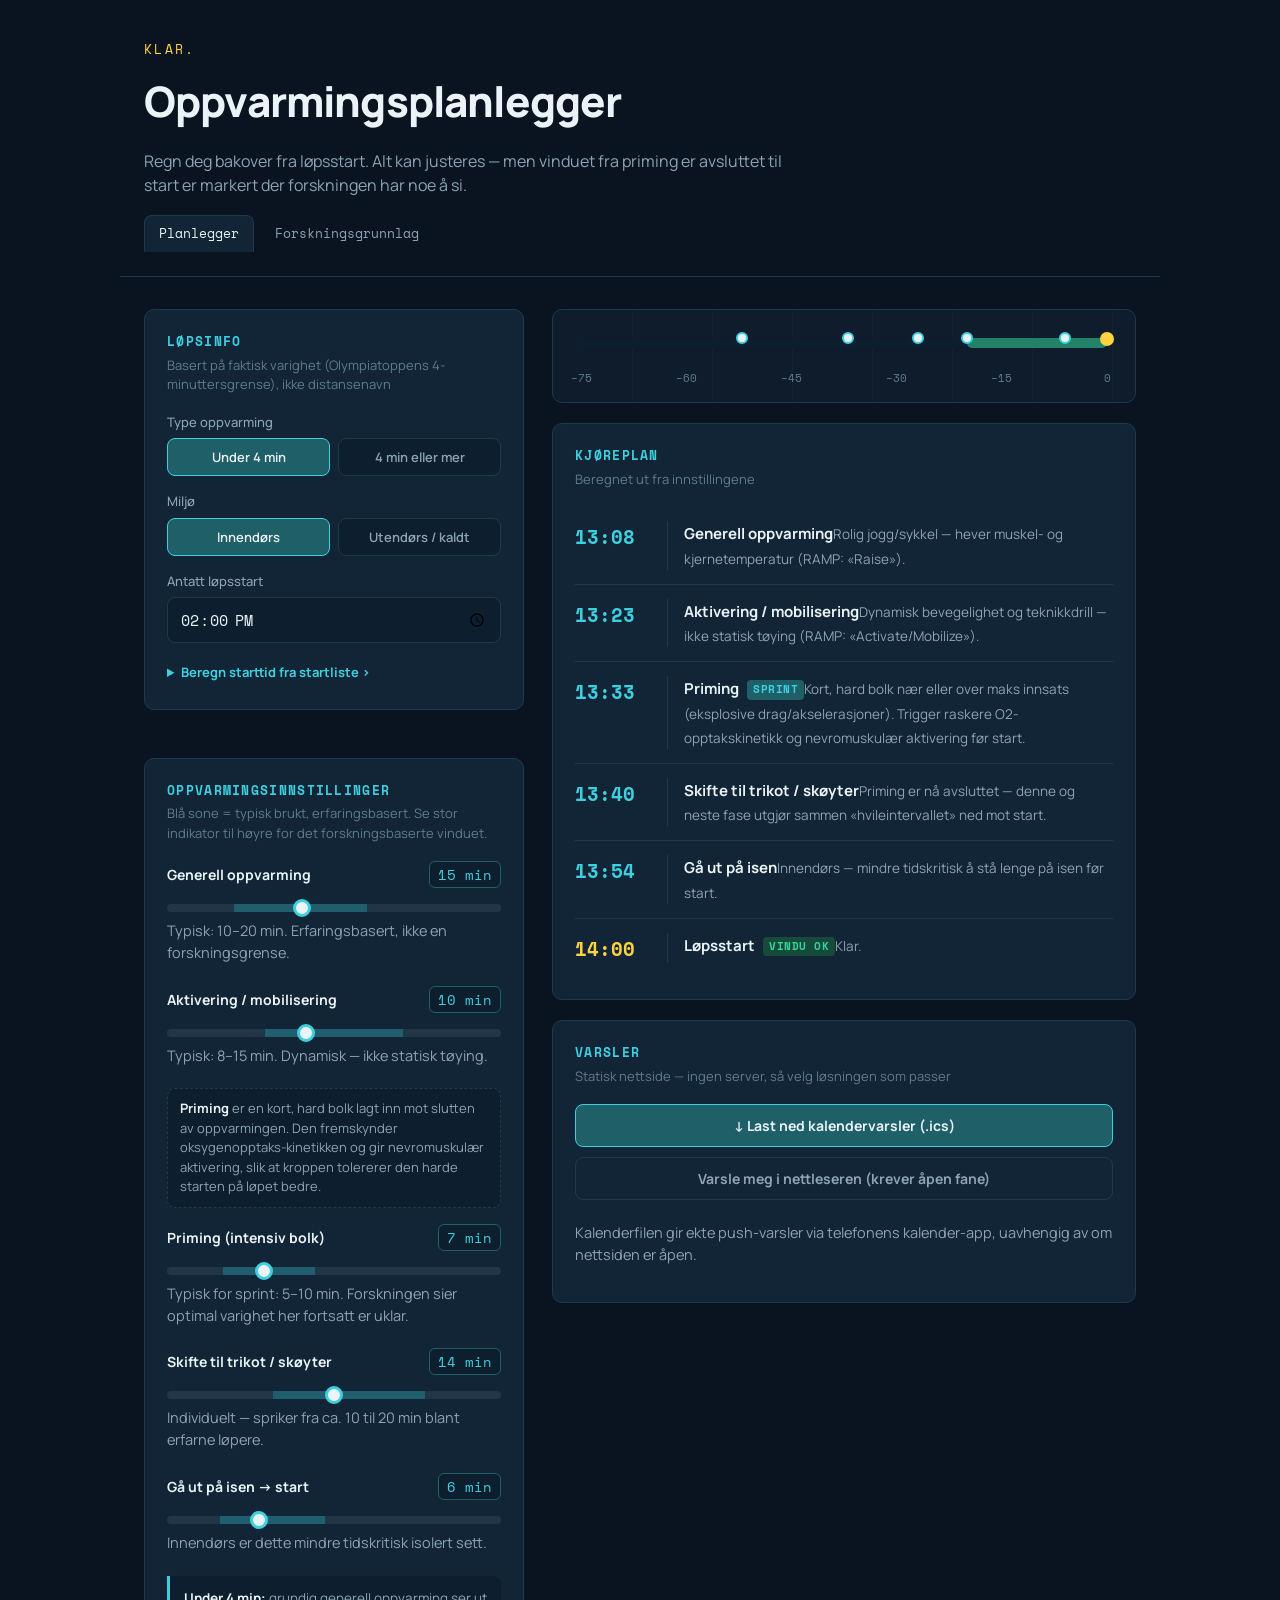
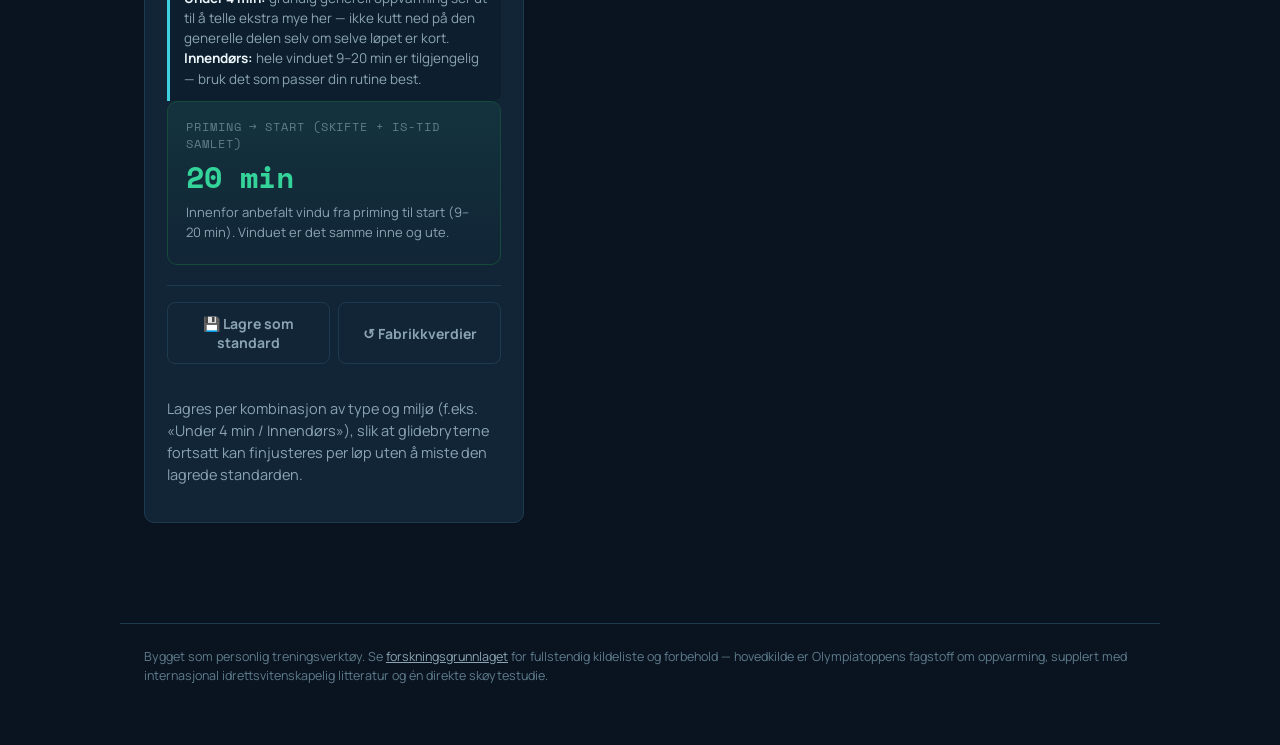
<file: index.html>
<!DOCTYPE html>
<html lang="no">
<head>
<meta charset="UTF-8">
<meta name="viewport" content="width=device-width, initial-scale=1.0">
<title>KLAR. — Oppvarmingsplanlegger for hurtigløp på skøyter</title>
<link rel="preconnect" href="https://fonts.googleapis.com">
<link rel="preconnect" href="https://fonts.gstatic.com" crossorigin>
<link href="https://fonts.googleapis.com/css2?family=Space+Mono:wght@400;700&family=Manrope:wght@400;500;700;800&display=swap" rel="stylesheet">
<link rel="stylesheet" href="styles.css">
</head>
<body>

<header class="hero">
  <p class="kicker">KLAR.</p>
  <h1>Oppvarmingsplanlegg&shy;er</h1>
  <p class="lede">Regn deg bakover fra løpsstart. Alt kan justeres — men vinduet fra priming er avsluttet til start er markert der forskningen har noe å si.</p>
  <nav class="tabs">
    <a href="index.html" class="active">Planlegger</a>
    <a href="kilder.html">Forskningsgrunnlag</a>
  </nav>
</header>

<main>
  <section class="panel area-loepsinfo">
      <h2>Løpsinfo</h2>
      <p class="sub">Basert på faktisk varighet (Olympiatoppens 4-minuttersgrense), ikke distansenavn</p>

      <div class="field">
        <label>Type oppvarming</label>
        <div class="toggle-group" id="typeToggle">
          <button class="toggle-btn" data-type="sprint">Under 4 min</button>
          <button class="toggle-btn" data-type="lange">4 min eller mer</button>
        </div>
      </div>

      <div class="field">
        <label>Miljø</label>
        <div class="toggle-group" id="envToggle">
          <button class="toggle-btn" data-env="indoor">Innendørs</button>
          <button class="toggle-btn" data-env="outdoor">Utendørs / kaldt</button>
        </div>
      </div>

      <div class="field">
        <label for="raceStart">Antatt løpsstart</label>
        <input type="time" id="raceStart" value="14:00">
      </div>

      <details>
        <summary>Beregn starttid fra startliste ›</summary>
        <div class="calc-grid">
          <div class="field">
            <label for="sessionStart">Sesjonsstart (kl.)</label>
            <input type="time" id="sessionStart" value="13:00">
          </div>
          <div class="row2">
            <div class="field">
              <label for="pairNum">Ditt par-nummer</label>
              <input type="number" id="pairNum" min="1" value="6">
            </div>
            <div class="field">
              <label for="pairTime">Tid per par (min)</label>
              <input type="number" id="pairTime" step="0.1" value="1.5">
            </div>
          </div>
          <div class="row2">
            <div class="field">
              <label for="falseStarts">Buffer, feilstart (min)</label>
              <input type="number" id="falseStarts" step="0.5" value="0.5">
            </div>
            <div class="field">
              <label for="quartetExtra">Ekstra for kvartettstart (min)</label>
              <input type="number" id="quartetExtra" step="0.5" value="0">
            </div>
          </div>
          <button class="btn secondary" id="applyCalc" type="button">Bruk beregnet starttid</button>
          <p class="band-note">Typiske tider per par som utgangspunkt: 500m ≈1.5, 1000m ≈2.5, 1500m ≈3.5, 3000m ≈6.0, 5000m ≈9.0 min — juster etter fart på deltakerne og alder.</p>
        </div>
      </details>
  </section>

  <div class="area-plan">
    <div class="rail-wrap">
      <div class="rail" id="rail"></div>
      <div class="rail-scale" id="railScale"></div>
    </div>

    <section class="panel">
      <h2>Kjøreplan</h2>
      <p class="sub">Beregnet ut fra innstillingene</p>
      <ul class="plan-list" id="planList"></ul>
    </section>

    <section class="panel">
      <h2>Varsler</h2>
      <p class="sub">Statisk nettside — ingen server, så velg løsningen som passer</p>
      <button class="btn" id="icsBtn" type="button">↓ Last ned kalendervarsler (.ics)</button>
      <button class="btn secondary" id="notifBtn" type="button">Varsle meg i nettleseren (krever åpen fane)</button>
      <p id="notifStatus"></p>
      <p class="band-note">Kalenderfilen gir ekte push-varsler via telefonens kalender-app, uavhengig av om nettsiden er åpen.</p>
    </section>
  </div>

  <section class="panel area-innstillinger">
      <h2>Oppvarmingsinnstillinger</h2>
      <p class="sub">Blå sone = typisk brukt, erfaringsbasert. Se stor indikator til høyre for det forskningsbaserte vinduet.</p>

      <div class="slider-block">
        <div class="slider-head"><span class="name">Generell oppvarming</span><span class="val neutral mono" id="val-general"></span></div>
        <input type="range" id="s-general" min="5" max="30" step="1">
        <p class="band-note" id="note-general"></p>
      </div>

      <div class="slider-block">
        <div class="slider-head"><span class="name">Aktivering / mobilisering</span><span class="val neutral mono" id="val-activation"></span></div>
        <input type="range" id="s-activation" min="3" max="20" step="1">
        <p class="band-note" id="note-activation"></p>
      </div>

      <div class="mech-box">
        <strong>Priming</strong> er en kort, hard bolk lagt inn mot slutten av oppvarmingen. Den fremskynder oksygenopptaks-kinetikken og gir nevromuskulær aktivering, slik at kroppen tolererer den harde starten på løpet bedre.
      </div>
      <div class="slider-block">
        <div class="slider-head"><span class="name">Priming (intensiv bolk)</span><span class="val neutral mono" id="val-priming"></span></div>
        <input type="range" id="s-priming" min="2" max="20" step="1">
        <p class="band-note" id="note-priming"></p>
      </div>

      <div class="slider-block">
        <div class="slider-head"><span class="name">Skifte til trikot / skøyter</span><span class="val neutral mono" id="val-change"></span></div>
        <input type="range" id="s-change" min="3" max="25" step="1">
        <p class="band-note" id="note-change"></p>
      </div>

      <div class="slider-block">
        <div class="slider-head"><span class="name">Gå ut på isen → start</span><span class="val neutral mono" id="val-ice"></span></div>
        <input type="range" id="s-ice" min="1" max="20" step="1">
        <p class="band-note" id="note-ice"></p>
      </div>

      <div class="note-box" id="distanceNote"></div>

      <div class="stat-callout" id="transitionCallout">
        <div class="label">Priming → start (skifte + is-tid samlet)</div>
        <div class="big" id="transitionBig">— min</div>
        <div class="desc" id="transitionDesc"></div>
        <div class="desc" id="envAdvice" style="margin-top:6px;"></div>
      </div>

      <div class="preset-row">
        <button class="btn secondary" id="savePresetBtn" type="button">💾 Lagre som standard</button>
        <button class="btn secondary" id="resetPresetBtn" type="button">↺ Fabrikkverdier</button>
      </div>
      <p id="presetStatus"></p>
      <p class="band-note">Lagres per kombinasjon av type og miljø (f.eks. «Under 4 min / Innendørs»), slik at glidebryterne fortsatt kan finjusteres per løp uten å miste den lagrede standarden.</p>
  </section>
</main>

<footer>
  Bygget som personlig treningsverktøy. Se <a href="kilder.html">forskningsgrunnlaget</a> for fullstendig kildeliste og forbehold — hovedkilde er Olympiatoppens fagstoff om oppvarming, supplert med internasjonal idrettsvitenskapelig litteratur og én direkte skøytestudie.
</footer>

<script src="app.js"></script>
</body>
</html>
</file>
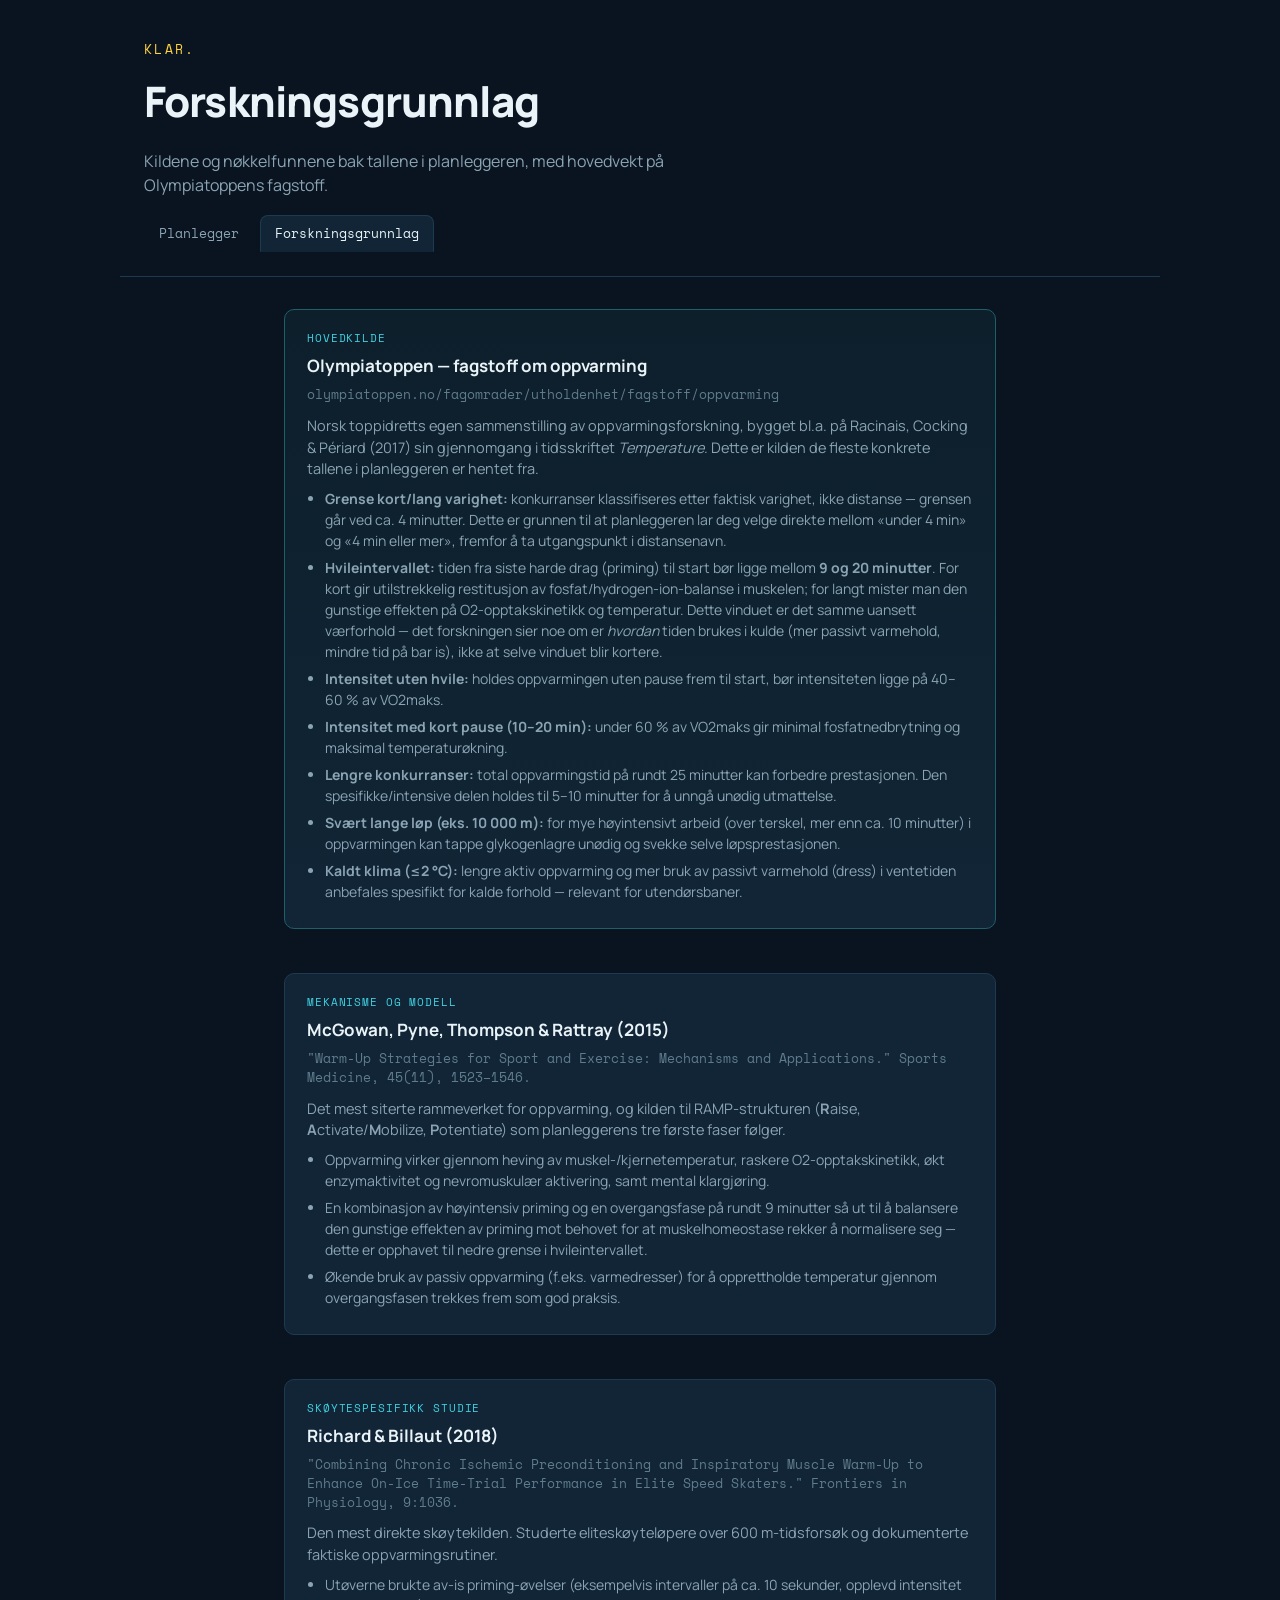
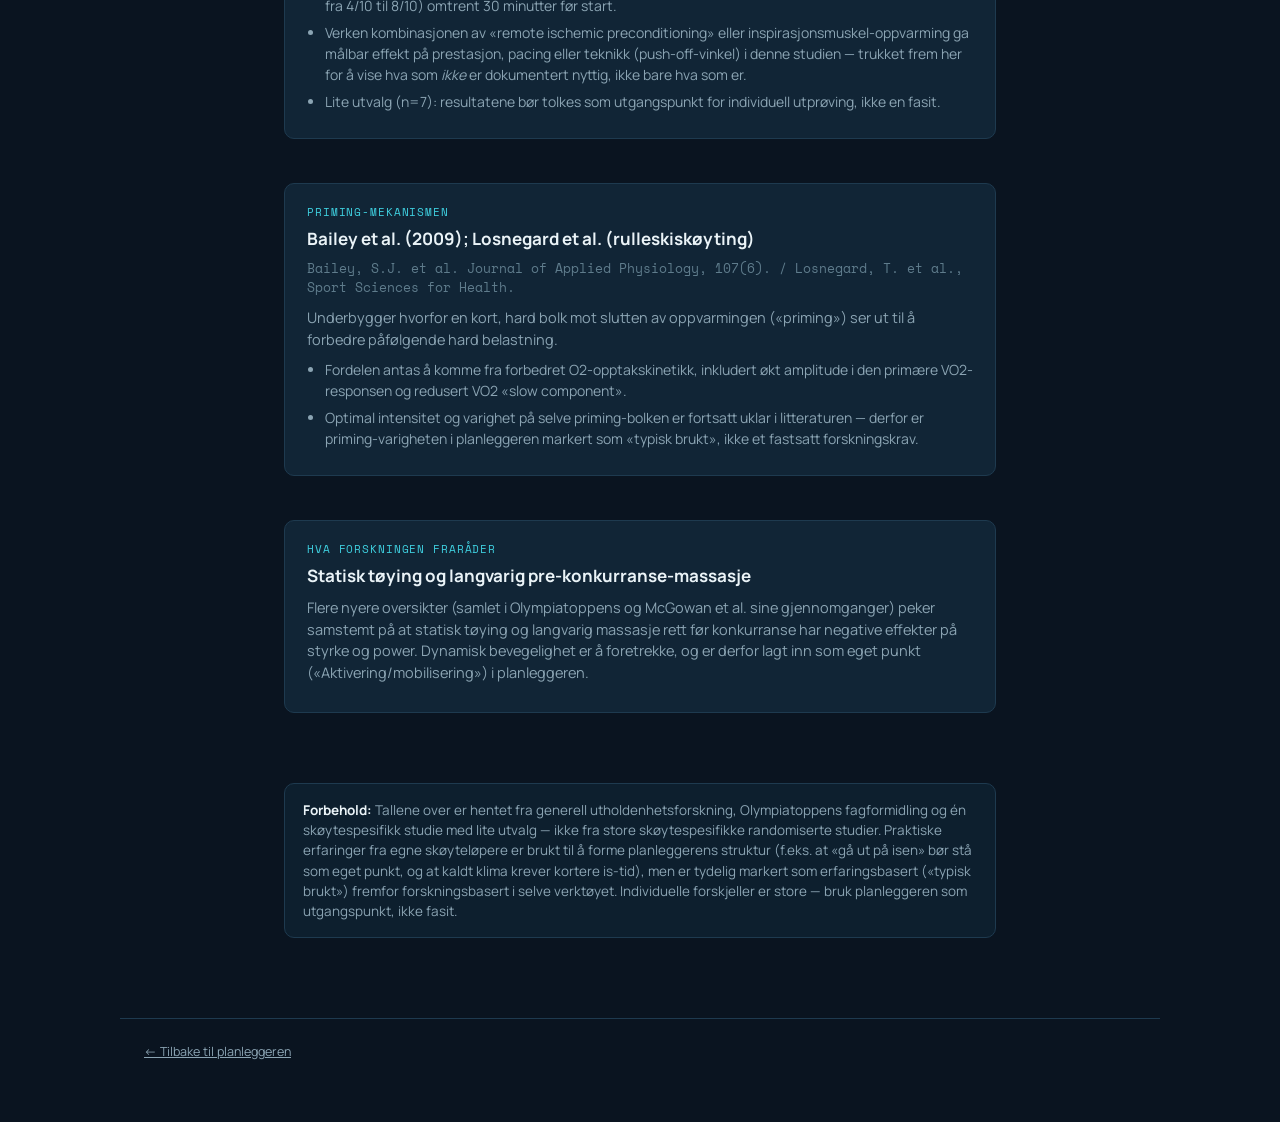
<file: kilder.html>
<!DOCTYPE html>
<html lang="no">
<head>
<meta charset="UTF-8">
<meta name="viewport" content="width=device-width, initial-scale=1.0">
<title>Forskningsgrunnlag — Oppvarmingsplanlegger</title>
<link rel="preconnect" href="https://fonts.googleapis.com">
<link rel="preconnect" href="https://fonts.gstatic.com" crossorigin>
<link href="https://fonts.googleapis.com/css2?family=Space+Mono:wght@400;700&family=Manrope:wght@400;500;700;800&display=swap" rel="stylesheet">
<link rel="stylesheet" href="styles.css">
</head>
<body>

<header class="hero">
  <p class="kicker">KLAR.</p>
  <h1>Forskningsgrunnlag</h1>
  <p class="lede">Kildene og nøkkelfunnene bak tallene i planleggeren, med hovedvekt på Olympiatoppens fagstoff.</p>
  <nav class="tabs">
    <a href="index.html">Planlegger</a>
    <a href="kilder.html" class="active">Forskningsgrunnlag</a>
  </nav>
</header>

<main class="article">

  <div class="source-card primary">
    <div class="kicker2">Hovedkilde</div>
    <h3>Olympiatoppen — fagstoff om oppvarming</h3>
    <div class="cite">olympiatoppen.no/fagomrader/utholdenhet/fagstoff/oppvarming</div>
    <p>Norsk toppidretts egen sammenstilling av oppvarmingsforskning, bygget bl.a. på Racinais, Cocking &amp; Périard (2017) sin gjennomgang i tidsskriftet <em>Temperature</em>. Dette er kilden de fleste konkrete tallene i planleggeren er hentet fra.</p>
    <ul class="finding-list">
      <li><strong>Grense kort/lang varighet:</strong> konkurranser klassifiseres etter faktisk varighet, ikke distanse — grensen går ved ca. 4 minutter. Dette er grunnen til at planleggeren lar deg velge direkte mellom «under 4 min» og «4 min eller mer», fremfor å ta utgangspunkt i distansenavn.</li>
      <li><strong>Hvileintervallet:</strong> tiden fra siste harde drag (priming) til start bør ligge mellom <strong>9 og 20 minutter</strong>. For kort gir utilstrekkelig restitusjon av fosfat/hydrogen-ion-balanse i muskelen; for langt mister man den gunstige effekten på O2-opptakskinetikk og temperatur. Dette vinduet er det samme uansett værforhold — det forskningen sier noe om er <em>hvordan</em> tiden brukes i kulde (mer passivt varmehold, mindre tid på bar is), ikke at selve vinduet blir kortere.</li>
      <li><strong>Intensitet uten hvile:</strong> holdes oppvarmingen uten pause frem til start, bør intensiteten ligge på 40–60 % av VO2maks.</li>
      <li><strong>Intensitet med kort pause (10–20 min):</strong> under 60 % av VO2maks gir minimal fosfatnedbrytning og maksimal temperaturøkning.</li>
      <li><strong>Lengre konkurranser:</strong> total oppvarmingstid på rundt 25 minutter kan forbedre prestasjonen. Den spesifikke/intensive delen holdes til 5–10 minutter for å unngå unødig utmattelse.</li>
      <li><strong>Svært lange løp (eks. 10 000 m):</strong> for mye høyintensivt arbeid (over terskel, mer enn ca. 10 minutter) i oppvarmingen kan tappe glykogenlagre unødig og svekke selve løpsprestasjonen.</li>
      <li><strong>Kaldt klima (≤2 °C):</strong> lengre aktiv oppvarming og mer bruk av passivt varmehold (dress) i ventetiden anbefales spesifikt for kalde forhold — relevant for utendørsbaner.</li>
    </ul>
  </div>

  <div class="source-card">
    <div class="kicker2">Mekanisme og modell</div>
    <h3>McGowan, Pyne, Thompson &amp; Rattray (2015)</h3>
    <div class="cite">"Warm-Up Strategies for Sport and Exercise: Mechanisms and Applications." Sports Medicine, 45(11), 1523–1546.</div>
    <p>Det mest siterte rammeverket for oppvarming, og kilden til RAMP-strukturen (<strong>R</strong>aise, <strong>A</strong>ctivate/<strong>M</strong>obilize, <strong>P</strong>otentiate) som planleggerens tre første faser følger.</p>
    <ul class="finding-list">
      <li>Oppvarming virker gjennom heving av muskel-/kjernetemperatur, raskere O2-opptakskinetikk, økt enzymaktivitet og nevromuskulær aktivering, samt mental klargjøring.</li>
      <li>En kombinasjon av høyintensiv priming og en overgangsfase på rundt 9 minutter så ut til å balansere den gunstige effekten av priming mot behovet for at muskelhomeostase rekker å normalisere seg — dette er opphavet til nedre grense i hvileintervallet.</li>
      <li>Økende bruk av passiv oppvarming (f.eks. varmedresser) for å opprettholde temperatur gjennom overgangsfasen trekkes frem som god praksis.</li>
    </ul>
  </div>

  <div class="source-card">
    <div class="kicker2">Skøytespesifikk studie</div>
    <h3>Richard &amp; Billaut (2018)</h3>
    <div class="cite">"Combining Chronic Ischemic Preconditioning and Inspiratory Muscle Warm-Up to Enhance On-Ice Time-Trial Performance in Elite Speed Skaters." Frontiers in Physiology, 9:1036.</div>
    <p>Den mest direkte skøytekilden. Studerte eliteskøyteløpere over 600 m-tidsforsøk og dokumenterte faktiske oppvarmingsrutiner.</p>
    <ul class="finding-list">
      <li>Utøverne brukte av-is priming-øvelser (eksempelvis intervaller på ca. 10 sekunder, opplevd intensitet fra 4/10 til 8/10) omtrent 30 minutter før start.</li>
      <li>Verken kombinasjonen av «remote ischemic preconditioning» eller inspirasjonsmuskel-oppvarming ga målbar effekt på prestasjon, pacing eller teknikk (push-off-vinkel) i denne studien — trukket frem her for å vise hva som <em>ikke</em> er dokumentert nyttig, ikke bare hva som er.</li>
      <li>Lite utvalg (n=7): resultatene bør tolkes som utgangspunkt for individuell utprøving, ikke en fasit.</li>
    </ul>
  </div>

  <div class="source-card">
    <div class="kicker2">Priming-mekanismen</div>
    <h3>Bailey et al. (2009); Losnegard et al. (rulleskiskøyting)</h3>
    <div class="cite">Bailey, S.J. et al. Journal of Applied Physiology, 107(6). / Losnegard, T. et al., Sport Sciences for Health.</div>
    <p>Underbygger hvorfor en kort, hard bolk mot slutten av oppvarmingen («priming») ser ut til å forbedre påfølgende hard belastning.</p>
    <ul class="finding-list">
      <li>Fordelen antas å komme fra forbedret O2-opptakskinetikk, inkludert økt amplitude i den primære VO2-responsen og redusert VO2 «slow component».</li>
      <li>Optimal intensitet og varighet på selve priming-bolken er fortsatt uklar i litteraturen — derfor er priming-varigheten i planleggeren markert som «typisk brukt», ikke et fastsatt forskningskrav.</li>
    </ul>
  </div>

  <div class="source-card">
    <div class="kicker2">Hva forskningen fraråder</div>
    <h3>Statisk tøying og langvarig pre-konkurranse-massasje</h3>
    <p>Flere nyere oversikter (samlet i Olympiatoppens og McGowan et al. sine gjennomganger) peker samstemt på at statisk tøying og langvarig massasje rett før konkurranse har negative effekter på styrke og power. Dynamisk bevegelighet er å foretrekke, og er derfor lagt inn som eget punkt («Aktivering/mobilisering») i planleggeren.</p>
  </div>

  <div class="caveat">
    <strong>Forbehold:</strong> Tallene over er hentet fra generell utholdenhetsforskning, Olympiatoppens fagformidling og én skøytespesifikk studie med lite utvalg — ikke fra store skøytespesifikke randomiserte studier. Praktiske erfaringer fra egne skøyteløpere er brukt til å forme planleggerens struktur (f.eks. at «gå ut på isen» bør stå som eget punkt, og at kaldt klima krever kortere is-tid), men er tydelig markert som erfaringsbasert («typisk brukt») fremfor forskningsbasert i selve verktøyet. Individuelle forskjeller er store — bruk planleggeren som utgangspunkt, ikke fasit.
  </div>

</main>

<footer>
  <a href="index.html">← Tilbake til planleggeren</a>
</footer>

</body>
</html>
</file>
<file: styles.css>
:root{
  --bg: #0a1420;
  --bg-rail: #0e1c2b;
  --panel: #112536;
  --panel-2: #0d1f2e;
  --line: #1e3a4f;
  --text: #eaf3f7;
  --muted: #8ba4b3;
  --muted-2: #5f7c8c;
  --ice: #3fd0e0;
  --ice-dim: #1f5f68;
  --good: #34d399;
  --good-dim: #164a3a;
  --warn: #f5a623;
  --warn-dim: #5c3d0e;
  --bad: #ef5b5b;
  --pistol: #ffd23f;
  --radius: 10px;
}
* { box-sizing: border-box; }
html { scroll-behavior: smooth; }
body{
  margin:0;
  background: var(--bg);
  color: var(--text);
  font-family: 'Manrope', -apple-system, sans-serif;
  line-height: 1.5;
  -webkit-font-smoothing: antialiased;
}
.mono{ font-family: 'Space Mono', monospace; }
a { color: var(--ice); }

/* ---------- Header / hero ---------- */
header.hero{
  padding: 40px 24px 24px;
  max-width: 1040px;
  margin: 0 auto;
  border-bottom: 1px solid var(--line);
}
.kicker{
  font-family: 'Space Mono', monospace;
  color: var(--pistol);
  letter-spacing: 0.18em;
  font-size: 13px;
  text-transform: uppercase;
  margin: 0 0 10px;
}
h1{
  font-size: clamp(28px, 4.5vw, 42px);
  margin: 0 0 12px;
  font-weight: 800;
  letter-spacing: -0.02em;
}
.lede{ color: var(--muted); max-width: 640px; font-size: 16px; }

nav.tabs{
  max-width: 1040px;
  margin: 18px auto 0;
  display: flex;
  gap: 6px;
}
nav.tabs a{
  text-decoration: none;
  font-family: 'Space Mono', monospace;
  font-size: 13px;
  color: var(--muted);
  padding: 8px 14px;
  border-radius: 8px 8px 0 0;
  border: 1px solid transparent;
}
nav.tabs a.active{
  color: var(--text);
  background: var(--panel);
  border-color: var(--line);
  border-bottom-color: var(--panel);
}

/* ---------- Layout ---------- */
main{
  max-width: 1040px;
  margin: 0 auto;
  padding: 32px 24px 80px;
  display: grid;
  grid-template-columns: 380px 1fr;
  grid-template-areas:
    "loepsinfo plan"
    "innstillinger plan";
  gap: 28px;
  align-items: start;
}
.area-loepsinfo{ grid-area: loepsinfo; }
.area-plan{ grid-area: plan; }
.area-innstillinger{ grid-area: innstillinger; }
main.article{ grid-template-columns: 1fr; grid-template-areas: none; max-width: 760px; }
@media (max-width: 860px){
  main{
    grid-template-columns: 1fr;
    grid-template-areas:
      "loepsinfo"
      "plan"
      "innstillinger";
  }
}

section.panel{
  background: var(--panel);
  border: 1px solid var(--line);
  border-radius: var(--radius);
  padding: 22px;
  margin-bottom: 20px;
}
section.panel h2{
  font-size: 13px;
  text-transform: uppercase;
  letter-spacing: 0.1em;
  color: var(--ice);
  margin: 0 0 4px;
  font-family: 'Space Mono', monospace;
  font-weight: 700;
}
section.panel .sub{ color: var(--muted-2); font-size: 13px; margin: 0 0 18px; }
section.panel h3{ font-size: 16px; margin: 0 0 6px; }
section.panel p{ color: var(--muted); font-size: 14.5px; }

label{ display:block; font-size: 13px; color: var(--muted); margin-bottom: 6px; font-weight: 500; }
select, input[type="time"], input[type="date"], input[type="number"], input[type="text"]{
  width: 100%;
  background: var(--panel-2);
  border: 1px solid var(--line);
  color: var(--text);
  padding: 10px 12px;
  border-radius: 8px;
  font-family: 'Space Mono', monospace;
  font-size: 15px;
}
select:focus, input:focus, button:focus, input[type="range"]:focus{
  outline: 2px solid var(--ice);
  outline-offset: 2px;
}
.field{ margin-bottom: 16px; }
.row2{ display:grid; grid-template-columns: 1fr 1fr; gap: 12px; }

.toggle-group{ display:flex; gap:8px; }
.toggle-btn{
  flex:1;
  background: var(--panel-2);
  border: 1px solid var(--line);
  color: var(--muted);
  padding: 9px 8px;
  border-radius: 8px;
  font-size: 13px;
  cursor: pointer;
  font-family: 'Manrope', sans-serif;
  font-weight: 600;
}
.toggle-btn.active{ background: var(--ice-dim); border-color: var(--ice); color: var(--text); }

.class-badge{
  display:inline-flex;
  align-items:center;
  gap:8px;
  font-family:'Space Mono',monospace;
  font-size: 13px;
  font-weight:700;
  padding: 8px 12px;
  border-radius: 8px;
  background: var(--panel-2);
  border: 1px solid var(--line);
  margin-top: 4px;
}
.class-badge.sprint{ color: var(--pistol); border-color: #7a6420; }
.class-badge.lange{ color: var(--ice); border-color: var(--ice-dim); }

/* ---------- Sliders ---------- */
.slider-block{ margin-bottom: 22px; }
.slider-head{ display:flex; justify-content: space-between; align-items: baseline; margin-bottom: 6px; }
.slider-head .name{ font-size: 14px; font-weight: 700; }
.slider-head .val{ font-family: 'Space Mono', monospace; font-size: 14px; padding: 2px 8px; border-radius: 6px; background: var(--panel-2); }
.val.good{ color: var(--good); border: 1px solid var(--good-dim); }
.val.bad{ color: var(--bad); border: 1px solid var(--bad); }
.val.neutral{ color: var(--ice); border: 1px solid var(--ice-dim); }

input[type="range"]{ -webkit-appearance: none; width: 100%; height: 8px; border-radius: 4px; background: var(--panel-2); margin: 6px 0 4px; }
input[type="range"]::-webkit-slider-thumb{ -webkit-appearance: none; width: 18px; height: 18px; border-radius: 50%; background: var(--text); border: 3px solid var(--ice); cursor: pointer; margin-top: -5px; }
input[type="range"]::-moz-range-thumb{ width: 16px; height: 16px; border-radius: 50%; background: var(--text); border: 3px solid var(--ice); cursor: pointer; }
input[type="range"]::-webkit-slider-runnable-track{ height: 8px; border-radius: 4px; }
input[type="range"]::-moz-range-track{ height: 8px; border-radius: 4px; }

.band-note{ font-size: 12px; color: var(--muted-2); margin-top: 2px; }
.band-note.alert{ color: var(--bad); font-weight: 700; }
.band-note.ok{ color: var(--good); }

.mech-box{
  background: var(--panel-2);
  border: 1px dashed var(--line);
  border-radius: 8px;
  padding: 10px 12px;
  font-size: 13px;
  color: var(--muted);
  margin-bottom: 16px;
}
.mech-box strong{ color: var(--text); }

/* ---------- Key stat callout ---------- */
.stat-callout{
  border-radius: var(--radius);
  padding: 16px 18px;
  margin-bottom: 20px;
  border: 1px solid var(--good-dim);
  background: linear-gradient(180deg, rgba(52,211,153,0.08), transparent);
}
.stat-callout.bad{ border-color: var(--bad); background: linear-gradient(180deg, rgba(239,91,91,0.10), transparent); }
.stat-callout .label{ font-family:'Space Mono',monospace; font-size: 11.5px; letter-spacing:0.08em; text-transform:uppercase; color: var(--muted-2); }
.stat-callout .big{ font-family:'Space Mono',monospace; font-size: 30px; font-weight:700; margin: 2px 0 4px; }
.stat-callout.bad .big{ color: var(--bad); }
.stat-callout:not(.bad) .big{ color: var(--good); }
.stat-callout .desc{ font-size: 13px; color: var(--muted); }

/* ---------- Timeline (signature element) ---------- */
.rail-wrap{
  background: var(--bg-rail);
  border: 1px solid var(--line);
  border-radius: var(--radius);
  padding: 20px 22px 16px;
  margin-bottom: 20px;
  position: relative;
  overflow: hidden;
}
.rail-wrap::before{
  content:"";
  position:absolute; inset:0;
  background-image: repeating-linear-gradient(90deg, transparent, transparent 79px, rgba(255,255,255,0.025) 79px, rgba(255,255,255,0.025) 80px);
  pointer-events:none;
}
.rail-header{ display:none; }

.rail{ position: relative; height: 10px; background: var(--panel-2); border-radius: 5px; margin: 8px 6px 22px; }
.rail .seg{ position:absolute; top:0; bottom:0; border-radius: 5px; }
.rail .marker{ position:absolute; top: -6px; width: 20px; height: 22px; transform: translateX(-50%); }
.rail .marker .dot{ width: 12px; height:12px; border-radius:50%; background: var(--text); border: 2px solid var(--ice); margin: 0 auto; }
.rail .marker.gun .dot{ background: var(--pistol); border-color: var(--pistol); width:14px; height:14px; }
.rail-scale{ position: relative; height: 16px; margin: 0 6px; }
.rail-scale .tick{ position:absolute; transform: translateX(-50%); font-family:'Space Mono',monospace; color: var(--muted-2); font-size: 11px; white-space: nowrap; }

/* ---------- Kjøreplan list ---------- */
.plan-list{ list-style:none; margin:0; padding:0; }
.plan-item{ display:grid; grid-template-columns: 76px 1px 1fr; gap: 16px; padding: 14px 0; border-bottom: 1px solid var(--line); }
.plan-item:last-child{ border-bottom:none; }
.plan-item .t{ font-family:'Space Mono',monospace; font-size: 19px; font-weight:700; color: var(--ice); padding-top: 2px; }
.plan-item.gun .t{ color: var(--pistol); }
.plan-item .connector{ background: var(--line); }
.plan-item .phase-name{ font-weight: 700; font-size: 15px; margin-bottom: 3px; }
.plan-item .phase-desc{ color: var(--muted); font-size: 13.5px; }
.plan-item .tag{ display:inline-block; font-family:'Space Mono',monospace; font-size: 10.5px; letter-spacing: 0.05em; text-transform: uppercase; padding: 2px 6px; border-radius: 4px; margin-left: 8px; vertical-align: middle; background: var(--ice-dim); color: var(--ice); }
.plan-item .tag.warn{ background: var(--warn-dim); color: var(--warn); }
.plan-item .tag.good{ background: var(--good-dim); color: var(--good); }

.note-box{ background: var(--panel-2); border-left: 3px solid var(--ice); padding: 12px 14px; border-radius: 0 8px 8px 0; font-size: 13.5px; color: var(--muted); margin-top: 14px; }
.note-box.warn{ border-left-color: var(--warn); }
.note-box strong{ color: var(--text); }

/* ---------- Buttons ---------- */
.btn{ display:inline-flex; align-items:center; gap: 8px; background: var(--ice-dim); border: 1px solid var(--ice); color: var(--text); padding: 11px 16px; border-radius: 8px; font-weight: 700; font-size: 14px; cursor: pointer; font-family:'Manrope',sans-serif; width: 100%; justify-content: center; margin-bottom: 10px; }
.btn:hover{ background: var(--ice); color: var(--bg); }
.btn.secondary{ background: transparent; border-color: var(--line); color: var(--muted); }
.btn.secondary:hover{ background: var(--panel-2); color: var(--text); }
#notifStatus{ font-size: 12px; color: var(--muted-2); margin-top: 6px; }

details{ margin-top: 4px; }
summary{ cursor: pointer; font-size: 13px; color: var(--ice); font-weight: 700; padding: 4px 0; }
.calc-grid{ margin-top: 14px; }

.preset-row{ display:flex; gap:8px; margin-top: 18px; padding-top: 16px; border-top: 1px solid var(--line); }
.preset-row .btn{ margin-bottom:0; }
#presetStatus{ font-size: 12px; color: var(--muted-2); margin-top: 8px; min-height: 14px; }

/* ---------- Research page ---------- */
.source-card{
  background: var(--panel);
  border: 1px solid var(--line);
  border-radius: var(--radius);
  padding: 20px 22px;
  margin-bottom: 16px;
}
.source-card.primary{ border-color: var(--ice-dim); background: linear-gradient(180deg, rgba(63,208,224,0.06), var(--panel)); }
.source-card .kicker2{ font-family:'Space Mono',monospace; font-size: 11px; letter-spacing:0.08em; text-transform:uppercase; color: var(--ice); margin-bottom: 6px; }
.source-card h3{ margin: 0 0 8px; font-size: 17px; }
.source-card .cite{ font-size: 12.5px; color: var(--muted-2); font-family:'Space Mono',monospace; margin-bottom:10px; }
.source-card p{ color: var(--muted); font-size: 14.5px; margin: 0 0 8px; }
.finding-list{ margin: 8px 0 0; padding-left: 18px; color: var(--muted); font-size: 14px; }
.finding-list li{ margin-bottom: 6px; }
.caveat{ margin-top: 26px; padding: 16px 18px; background: var(--panel-2); border-radius: var(--radius); border: 1px solid var(--line); font-size: 13.5px; color: var(--muted); }
.caveat strong{ color: var(--text); }

footer{ max-width: 1040px; margin: 0 auto; padding: 0 24px 60px; color: var(--muted-2); font-size: 12.5px; border-top: 1px solid var(--line); padding-top: 24px; }
footer a{ color: var(--muted); }

@media (prefers-reduced-motion: reduce){ html{ scroll-behavior: auto; } }
</file>
